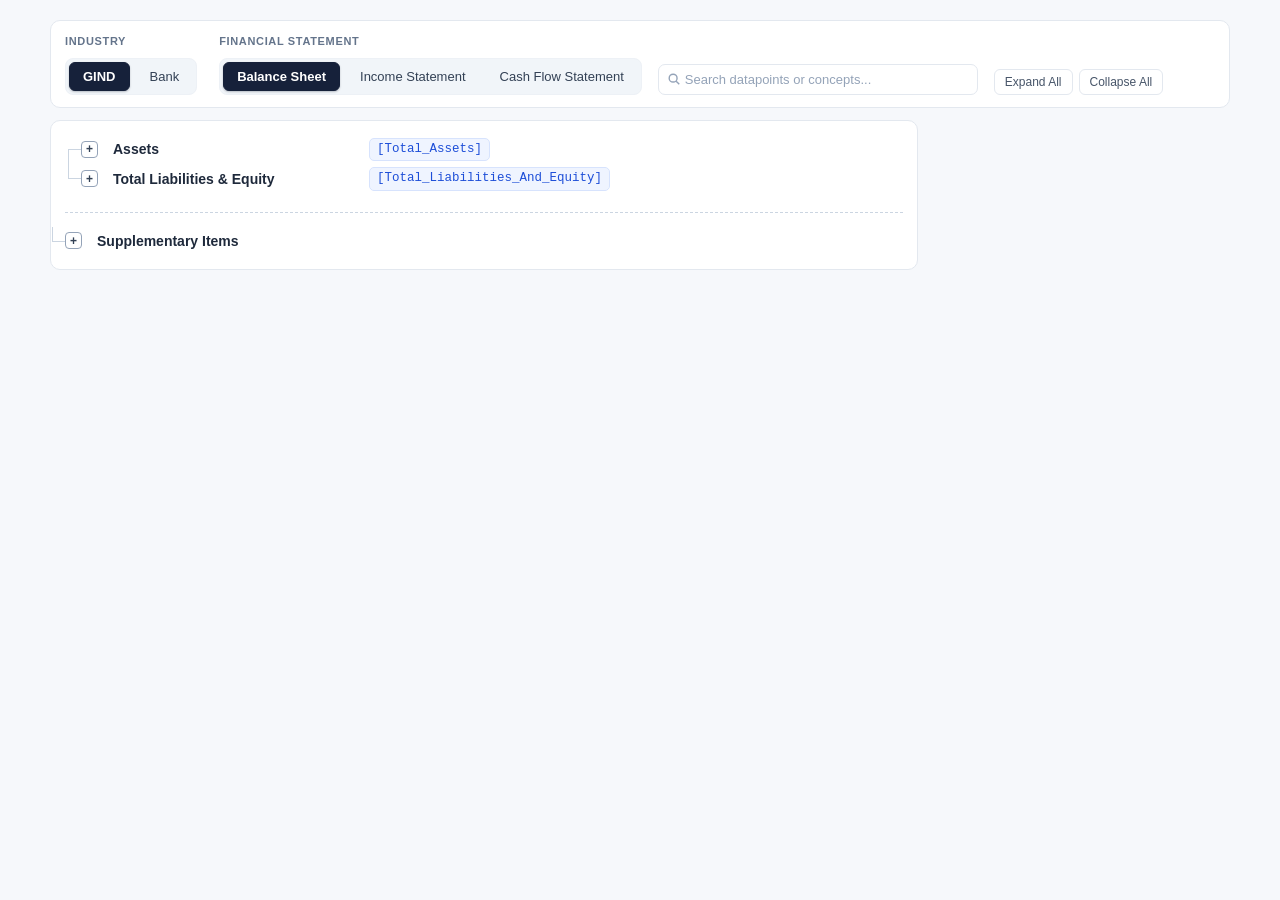
<file: index.html>
<!DOCTYPE html>
<html lang="en">
<head>
  <meta charset="UTF-8">
  <meta name="viewport" content="width=device-width, initial-scale=1.0">
  <title>Financial Master Datapoint Tree</title>
  <link rel="stylesheet" href="style.css">
</head>
<body>
  <div class="app-container">
    <main class="app-main" id="tree-root">
      <div class="toolbar">
        <div class="selectors-container">
          <!-- Industry Selector -->
          <div class="selector-group">
            <div class="selector-label">Industry</div>
            <div class="toggle-group" id="industry-toggles" role="tablist" aria-label="Industry">
              <button type="button" class="toggle-btn active" data-target="gind" role="tab" aria-selected="true">GIND</button>
              <button type="button" class="toggle-btn" data-target="bank" role="tab" aria-selected="false">Bank</button>
            </div>
          </div>

          <!-- Financial Statement Selector -->
          <div class="selector-group">
            <div class="selector-label">Financial Statement</div>
            <div class="toggle-group" id="statement-toggles" role="tablist" aria-label="Financial Statement">
              <button type="button" class="toggle-btn active" data-target="balanceSheet" role="tab" aria-selected="true">Balance Sheet</button>
              <button type="button" class="toggle-btn" data-target="incomeStatement" role="tab" aria-selected="false">Income Statement</button>
              <button type="button" class="toggle-btn" data-target="cashFlow" role="tab" aria-selected="false">Cash Flow Statement</button>
            </div>
          </div>
        </div>

        <!-- Search: matches datapoint names and datapoint codes in the current statement -->
        <div class="search-row" role="search">
          <div class="search-box">
            <svg class="search-icon" viewBox="0 0 16 16" fill="none" stroke="currentColor" stroke-width="1.6" aria-hidden="true"><circle cx="7" cy="7" r="4.5"></circle><path d="M10.5 10.5 14 14"></path></svg>
            <input type="text" id="tree-search" placeholder="Search datapoints or concepts..." autocomplete="off" spellcheck="false" aria-label="Search datapoints or concepts">
            <button type="button" class="search-clear" id="search-clear" aria-label="Clear search" title="Clear search" hidden>×</button>
          </div>
        </div>

        <!-- Tree Controls: Expand All / Collapse All -->
        <div class="tree-controls">
          <button type="button" class="action-btn" id="expand-all-btn">Expand All</button>
          <button type="button" class="action-btn" id="collapse-all-btn">Collapse All</button>
        </div>
      </div>

      <div class="content-grid">
        <!-- Single Tree Display for Selected Statement + Industry Combination -->
        <section class="tree-card">
          <div id="tree-container" class="tree-display" role="region" aria-label="Datapoint Hierarchy"></div>

          <!-- Supplementary Items Section -->
          <div id="supplementary-container" class="supplementary-section" role="region" aria-label="Supplementary Items"></div>
        </section>

        <!-- Datapoint detail panel -->
        <aside class="detail-panel" id="detail-panel" aria-label="Datapoint details" hidden>
          <div class="detail-head">
            <div>
              <div class="detail-eyebrow">Datapoint</div>
              <h2 class="detail-title" id="detail-name">—</h2>
            </div>
            <button type="button" class="detail-close" id="detail-close" aria-label="Close details">×</button>
          </div>
          <button type="button" class="detail-code" id="detail-code" title="Click to copy">[ — ]</button>
          <div class="detail-copied" id="detail-copied" hidden>Copied</div>
          <div class="detail-block detail-definition-block">
            <div class="detail-label">Definition</div>
            <p class="detail-definition-text" id="detail-definition">—</p>
          </div>
          <dl class="detail-meta">
            <div><dt>Statement</dt><dd id="detail-statement">—</dd></div>
            <div><dt>Industry</dt><dd id="detail-industry">—</dd></div>
          </dl>
          <div class="detail-block">
            <div class="detail-label">Path</div>
            <div class="detail-path" id="detail-path">—</div>
          </div>
        </aside>
      </div>

    </main>
  </div>
  <!-- Load the taxonomy and definitions before the application logic. -->
  <!-- script.js uses the variables created by those two data files. -->
  <script src="taxonomyData.js"></script>
  <script src="definitions.js"></script>
  <script src="script.js"></script>
</body>
</html>
</file>
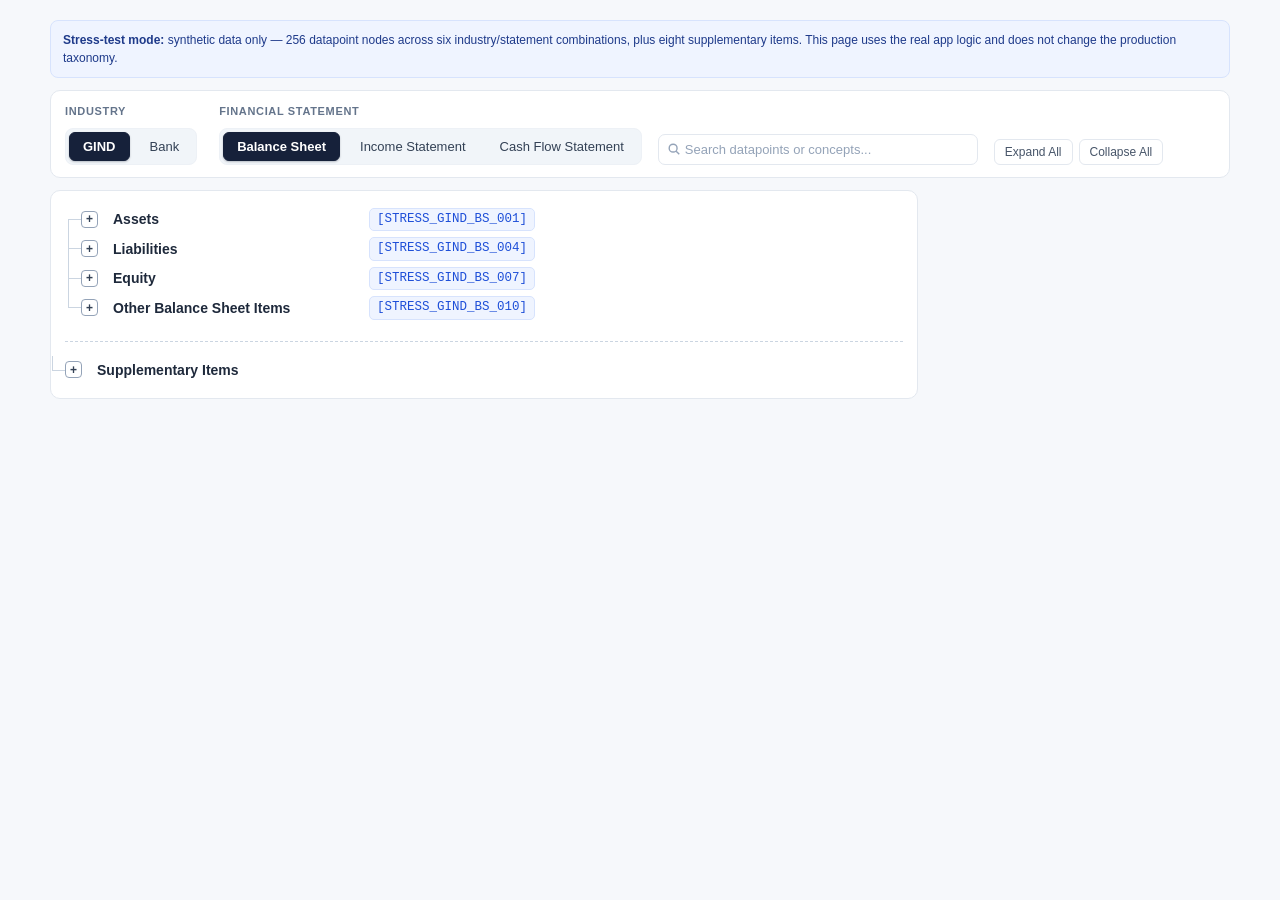
<file: stress-test.html>
<!DOCTYPE html>
<html lang="en">
<head>
  <meta charset="UTF-8">
  <meta name="viewport" content="width=device-width, initial-scale=1.0">
  <title>Financial Master Datapoint Tree — Stress Test</title>
  <link rel="stylesheet" href="style.css">
  <style>
    .stress-test-note {
      margin-bottom: 12px;
      padding: 10px 12px;
      border: 1px solid #d7e3fd;
      border-radius: 8px;
      background: #eff4ff;
      color: #1e3a8a;
      font-size: 12px;
    }
  </style>
</head>
<body>
  <div class="app-container">
    <main class="app-main" id="tree-root">
      <div class="stress-test-note" role="status">
        <strong>Stress-test mode:</strong> synthetic data only — 256 datapoint nodes across six industry/statement combinations, plus eight supplementary items. This page uses the real app logic and does not change the production taxonomy.
      </div>

      <div class="toolbar">
        <div class="selectors-container">
          <div class="selector-group">
            <div class="selector-label">Industry</div>
            <div class="toggle-group" id="industry-toggles" role="tablist" aria-label="Industry">
              <button type="button" class="toggle-btn active" data-target="gind" role="tab" aria-selected="true">GIND</button>
              <button type="button" class="toggle-btn" data-target="bank" role="tab" aria-selected="false">Bank</button>
            </div>
          </div>

          <div class="selector-group">
            <div class="selector-label">Financial Statement</div>
            <div class="toggle-group" id="statement-toggles" role="tablist" aria-label="Financial Statement">
              <button type="button" class="toggle-btn active" data-target="balanceSheet" role="tab" aria-selected="true">Balance Sheet</button>
              <button type="button" class="toggle-btn" data-target="incomeStatement" role="tab" aria-selected="false">Income Statement</button>
              <button type="button" class="toggle-btn" data-target="cashFlow" role="tab" aria-selected="false">Cash Flow Statement</button>
            </div>
          </div>
        </div>

        <div class="search-row" role="search">
          <div class="search-box">
            <svg class="search-icon" viewBox="0 0 16 16" fill="none" stroke="currentColor" stroke-width="1.6" aria-hidden="true"><circle cx="7" cy="7" r="4.5"></circle><path d="M10.5 10.5 14 14"></path></svg>
            <input type="text" id="tree-search" placeholder="Search datapoints or concepts..." autocomplete="off" spellcheck="false" aria-label="Search datapoints or concepts">
            <button type="button" class="search-clear" id="search-clear" aria-label="Clear search" title="Clear search" hidden>×</button>
          </div>
        </div>

        <div class="tree-controls">
          <button type="button" class="action-btn" id="expand-all-btn">Expand All</button>
          <button type="button" class="action-btn" id="collapse-all-btn">Collapse All</button>
        </div>
      </div>

      <div class="content-grid">
        <section class="tree-card">
          <div id="tree-container" class="tree-display" role="region" aria-label="Datapoint Hierarchy"></div>
          <div id="supplementary-container" class="supplementary-section" role="region" aria-label="Supplementary Items"></div>
        </section>

        <aside class="detail-panel" id="detail-panel" aria-label="Datapoint details" hidden>
          <div class="detail-head">
            <div>
              <div class="detail-eyebrow">Datapoint</div>
              <h2 class="detail-title" id="detail-name">—</h2>
            </div>
            <button type="button" class="detail-close" id="detail-close" aria-label="Close details">×</button>
          </div>
          <button type="button" class="detail-code" id="detail-code" title="Click to copy">[ — ]</button>
          <div class="detail-copied" id="detail-copied" hidden>Copied</div>
          <div class="detail-block detail-definition-block">
            <div class="detail-label">Definition</div>
            <p class="detail-definition-text" id="detail-definition">—</p>
          </div>
          <dl class="detail-meta">
            <div><dt>Statement</dt><dd id="detail-statement">—</dd></div>
            <div><dt>Industry</dt><dd id="detail-industry">—</dd></div>
          </dl>
          <div class="detail-block">
            <div class="detail-label">Path</div>
            <div class="detail-path" id="detail-path">—</div>
          </div>
        </aside>
      </div>
    </main>
  </div>

  <script>
    // Build a nested synthetic taxonomy with a fixed number of datapoints per statement.
    const testDefinitions = {};
    let testCodeNumber = 0;

    function makeTestNode(name, prefix) {
      const code = prefix + "_" + String(++testCodeNumber).padStart(3, "0");
      testDefinitions[code] = "Synthetic test definition for " + name + ".";
      return { name, datapoint: code };
    }

    function buildTestStatement(prefix, rootNames, totalNodes) {
      const roots = rootNames.map((name) => {
        const root = makeTestNode(name, prefix);
        root.children = [];
        for (let groupIndex = 1; groupIndex <= 2; groupIndex++) {
          const group = makeTestNode(name + " — Group " + groupIndex, prefix);
          group.children = [];
          root.children.push(group);
        }
        return root;
      });

      const groups = roots.flatMap(root => root.children);
      const totalLeaves = totalNodes - roots.length - groups.length;

      groups.forEach((group, index) => {
        const leafCount = Math.floor(totalLeaves / groups.length) +
          (index < totalLeaves % groups.length ? 1 : 0);

        for (let itemIndex = 1; itemIndex <= leafCount; itemIndex++) {
          group.children.push(makeTestNode(group.name + " — Item " + itemIndex, prefix));
        }
      });

      if (prefix.endsWith("_BS")) {
        roots[0].isSide = "assets";
        roots[1].isSide = "liabilitiesEquity";
      }

      return roots;
    }

    const financialData = {
      gind: {
        balanceSheet: buildTestStatement("STRESS_GIND_BS",
          ["Assets", "Liabilities", "Equity", "Other Balance Sheet Items"], 42),
        incomeStatement: buildTestStatement("STRESS_GIND_IS",
          ["Revenue", "Operating Expenses", "Non-Operating Items", "Profit and Tax"], 42),
        cashFlow: buildTestStatement("STRESS_GIND_CF",
          ["Operating Activities", "Investing Activities", "Financing Activities", "Cash Reconciliation"], 41)
      },
      bank: {
        balanceSheet: buildTestStatement("STRESS_BANK_BS",
          ["Bank Assets", "Bank Liabilities", "Bank Equity", "Other Bank Items"], 41),
        incomeStatement: buildTestStatement("STRESS_BANK_IS",
          ["Interest Income", "Funding Costs", "Operating Items", "Profit and Tax"], 41),
        cashFlow: buildTestStatement("STRESS_BANK_CF",
          ["Operating Cash Flows", "Investing Cash Flows", "Financing Cash Flows", "Cash Reconciliation"], 41)
      },
      supplementaryItems: [
        ["Earnings Per Share", "STRESS_EPS"],
        ["Diluted Earnings Per Share", "STRESS_DILUTED_EPS"],
        ["Dividend Per Share", "STRESS_DPS"],
        ["Book Value Per Share", "STRESS_BVPS"],
        ["Tangible Book Value Per Share", "STRESS_TBVPS"],
        ["Weighted Average Shares Outstanding", "STRESS_WASO"],
        ["Diluted Weighted Average Shares Outstanding", "STRESS_DILUTED_WASO"],
        ["Dividend Payout", "STRESS_DIVIDEND_PAYOUT"]
      ].map(([name, code]) => {
        testDefinitions[code] = "Synthetic test definition for " + name + ".";
        return { name, datapoint: code };
      })
    };

    const DEFINITIONS = testDefinitions;
  </script>
  <script src="script.js"></script>
</body>
</html>
</file>
<file: style.css>
/* style.css — visual layout, spacing and colours. */
/* Base styling */
*, *::before, *::after {
  box-sizing: border-box;
}

:root {
  --bg: #f6f8fb;
  --card: #ffffff;
  --border: #e3e8ef;
  --border-soft: #edf1f6;
  --text: #16213a;
  --muted: #64748b;
  --accent: #1d4ed8;
  --accent-bg: #eff4ff;
  --accent-border: #d7e3fd;
  --row-hover: #f3f6fb;
  --selected: #e8effe;
}

body {
  margin: 0;
  padding: 20px 18px 28px;
  background-color: var(--bg);
  color: #1a1a1a;
  font-family: -apple-system, BlinkMacSystemFont, "Segoe UI", Roboto, Helvetica, Arial, sans-serif;
  font-size: 14px;
  line-height: 1.5;
}

.app-container {
  max-width: 1180px;
  margin: 0 auto;
}

.app-main {
  overflow-x: auto;
}

/* Single compact toolbar row: selectors, then search, then tree controls (left aligned) */
.toolbar {
  display: flex;
  align-items: flex-end;
  justify-content: flex-start;
  gap: 12px 16px;
  flex-wrap: wrap;
  margin-bottom: 12px;
  padding: 12px 14px;
  background: var(--card);
  border: 1px solid var(--border);
  border-radius: 10px;
}

/* Selectors Container and Groups */
.selectors-container {
  display: flex;
  gap: 22px;
  flex-wrap: wrap;
}

.selector-group {
  display: flex;
  flex-direction: column;
  gap: 8px;
}

.selector-label {
  font-size: 11px;
  font-weight: 700;
  text-transform: uppercase;
  letter-spacing: 0.06em;
  color: var(--muted);
}

/* Toggle Navigation Buttons */
.toggle-group {
  display: flex;
  flex-wrap: wrap;
  gap: 6px;
  background: #f1f5f9;
  border: 1px solid var(--border-soft);
  border-radius: 8px;
  padding: 3px;
}

.toggle-btn {
  display: inline-flex;
  align-items: center;
  justify-content: center;
  padding: 6px 13px;
  font-family: inherit;
  font-size: 13px;
  font-weight: 500;
  color: #334155;
  background-color: transparent;
  border: 1px solid transparent;
  border-radius: 6px;
  cursor: pointer;
  user-select: none;
  -webkit-user-select: none;
  transition: background-color 0.15s ease, border-color 0.15s ease, color 0.15s ease;
}

.toggle-btn:hover {
  background-color: #e8eef7;
  color: #0f172a;
}

.toggle-btn.active {
  background-color: #16213a;
  border-color: #16213a;
  color: #ffffff;
  font-weight: 600;
  box-shadow: 0 1px 2px rgba(15, 23, 42, 0.25);
}

/* Tree Controls: compact secondary toolbar controls */
.tree-controls {
  display: flex;
  gap: 6px;
}

.action-btn {
  display: inline-flex;
  align-items: center;
  justify-content: center;
  padding: 5px 10px;
  font-family: inherit;
  font-size: 12px;
  font-weight: 500;
  color: #475569;
  background-color: #ffffff;
  border: 1px solid var(--border);
  border-radius: 6px;
  cursor: pointer;
  user-select: none;
  -webkit-user-select: none;
  transition: background-color 0.15s ease, border-color 0.15s ease;
}

.action-btn:hover {
  background-color: #f1f5f9;
  border-color: #cbd5e1;
  color: #0f172a;
}

/* Search box: filters datapoint names and datapoint codes */
.search-row {
  display: flex;
  align-items: center;
  gap: 8px;
  flex: 0 1 320px;
  min-width: 220px;
}

.search-box {
  display: flex;
  align-items: center;
  flex: 1 1 auto;
  min-width: 0;
  background: #ffffff;
  border: 1px solid var(--border);
  border-radius: 7px;
  padding: 0 6px 0 8px;
  transition: border-color 0.15s ease, box-shadow 0.15s ease;
}

.search-box:focus-within {
  border-color: var(--accent-border);
  box-shadow: 0 0 0 3px rgba(29, 78, 216, 0.08);
}

.search-icon {
  width: 14px;
  height: 14px;
  flex-shrink: 0;
  color: #94a3b8;
}

.search-box input {
  flex: 1 1 auto;
  min-width: 0;
  border: 0;
  outline: none;
  background: transparent;
  font-family: inherit;
  font-size: 13px;
  color: var(--text);
  padding: 7px 4px;
}

.search-box input::placeholder {
  color: #94a3b8;
}

.search-clear {
  flex-shrink: 0;
  width: 20px;
  height: 20px;
  display: inline-flex;
  align-items: center;
  justify-content: center;
  border: 0;
  border-radius: 5px;
  background: transparent;
  color: #94a3b8;
  font-size: 14px;
  line-height: 1;
  cursor: pointer;
}

.search-clear:hover {
  background: #eef2f7;
  color: #475569;
}

.search-clear[hidden] {
  display: none;
}

/* Highlighted search match inside names and codes */
mark {
  background: #fef3c7;
  color: inherit;
  border-radius: 2px;
  padding: 0 1px;
}

/* Main content: tree card + detail panel */
.content-grid {
  display: grid;
  grid-template-columns: minmax(0, 1fr) 300px;
  gap: 12px;
  align-items: start;
}

.tree-card {
  background: var(--card);
  border: 1px solid var(--border);
  border-radius: 10px;
  padding: 10px 14px 14px;
  min-width: 0;
  overflow-x: auto;
}

/* Tree container and lists */
.tree-display,
.tree-root {
  position: relative;
  padding-top: 4px;
  min-width: 560px;
}

.tree-branch {
  list-style: none;
  margin: 0;
  padding: 0;
  position: relative;
}

.tree-branch.collapsed {
  display: none;
}

.tree-item {
  margin: 0;
  padding: 0;
  position: relative;
}

/* Indentation for root and nested levels */
.tree-display > .tree-branch,
.bs-root-branch,
.supplementary-tree > .tree-branch {
  padding-left: 16px;
}

.tree-branch .tree-branch {
  padding-left: 24px;
}

/* Standard Tree Connector Lines: Vertical line for all child items */
.tree-branch > .tree-item::before,
.tree-branch .tree-branch > .tree-item::before {
  content: "";
  position: absolute;
  top: 0;
  left: -13px;
  width: 1px;
  height: 100%;
  border-left: 1px solid #cbd5e1;
}

/* Root level: first child starts at horizontal line */
.tree-display > .tree-branch > .tree-item:first-child::before,
.supplementary-tree > .tree-branch > .tree-item:first-child::before {
  top: 14px;
  height: calc(100% - 14px);
}

/* Nested level: first child connects upward to parent toggle button */
.tree-branch .tree-branch > .tree-item:first-child::before {
  top: -10px;
  height: calc(100% + 10px);
}

/* For the last child, stop vertical line at the horizontal connector branch */
.tree-branch > .tree-item:last-child::before,
.tree-branch .tree-branch > .tree-item:last-child::before {
  top: 0;
  height: 14px;
}

/* For an only child at root level: no vertical trunk needed */
.tree-display > .tree-branch > .tree-item:first-child:last-child::before,
.supplementary-tree > .tree-branch > .tree-item:first-child:last-child::before {
  display: none;
}

/* For an only child at nested level, connect from parent toggle and stop at horizontal connector */
.tree-branch .tree-branch > .tree-item:first-child:last-child::before {
  display: block;
  top: -10px;
  height: 24px;
}

/* Tree Connector Lines: Horizontal line connecting vertical line to item (touches + / - directly) */
.tree-branch > .tree-item::after,
.tree-branch .tree-branch > .tree-item::after {
  content: "";
  position: absolute;
  top: 14px;
  left: -13px;
  width: 13px;
  height: 1px;
  border-top: 1px solid #cbd5e1;
}

/* Balance sheet connectors: Assets versus Liabilities and Equity. */
.bs-root-branch {
  position: relative;
}

.bs-root-branch::before {
  display: none;
}

.bs-side-assets,
.bs-side-liabilities-equity {
  position: relative;
}

.bs-side-assets::after,
.bs-side-liabilities-equity::after {
  content: "";
  position: absolute;
  top: 14px;
  left: -13px;
  width: 13px;
  height: 1px;
  border-top: 1px solid #cbd5e1;
}

/* Tree row layout */
.tree-row {
  display: flex;
  align-items: center;
  gap: 6px;
  min-height: 28px;
  line-height: 20px;
  padding: 3px 6px 3px 0;
  border-radius: 6px;
  position: relative;
}

.branch-row {
  cursor: pointer;
  font-weight: 550;
  color: #1e293b;
  user-select: none;
  -webkit-user-select: none;
}

.branch-row:hover,
.leaf-row:hover {
  background-color: var(--row-hover);
}

.tree-row.selected {
  background-color: var(--selected);
}

/* Top-level categories inside a tree */
.tree-display > .tree-branch > .tree-item > .branch-row,
.tree-root > .tree-branch > .tree-item > .branch-row {
  font-size: 14px;
  font-weight: 650;
  color: #0f172a;
  padding: 3px 6px 3px 0;
}

/* Small + / − controls */
.tree-toggle {
  display: inline-flex;
  align-items: center;
  justify-content: center;
  width: 17px;
  height: 17px;
  margin-right: 9px;
  border: 1px solid #94a3b8;
  border-radius: 4px;
  background-color: #ffffff;
  color: #334155;
  font-family: -apple-system, BlinkMacSystemFont, "Segoe UI", Roboto, Helvetica, Arial, sans-serif;
  font-size: 12px;
  font-weight: 700;
  line-height: 1;
  cursor: pointer;
  padding: 0;
  flex-shrink: 0;
  user-select: none;
  -webkit-user-select: none;
}

.tree-toggle:hover {
  border-color: var(--accent);
  background-color: var(--accent-bg);
  color: var(--accent);
}

/* Spacer for leaf datapoints to align text with branch labels */
.tree-spacer {
  display: inline-flex;
  align-items: center;
  width: 17px;
  height: 17px;
  margin-right: 9px;
  flex-shrink: 0;
  position: relative;
}

/* Horizontal branch extension across spacer */
.tree-spacer::before,
.tree-branch .tree-branch > .tree-item > .leaf-row .tree-spacer::before {
  content: "";
  display: block;
  position: absolute;
  left: 0;
  top: 50%;
  width: 100%;
  border-top: 1px solid #cbd5e1;
}

/* Datapoints display */
.leaf-row {
  white-space: nowrap;
  cursor: pointer;
}

.branch-label,
.datapoint-name {
  color: #1e293b;
  display: inline-block;
  min-width: 250px;
  max-width: 340px;
  overflow: hidden;
  text-overflow: ellipsis;
  padding-right: 10px;
  vertical-align: middle;
}

.datapoint-code {
  font-family: Consolas, "Courier New", monospace;
  font-size: 12.5px;
  color: var(--accent);
  background-color: var(--accent-bg);
  border: 1px solid var(--accent-border);
  padding: 2px 7px;
  border-radius: 5px;
  white-space: nowrap;
  user-select: all;
  -webkit-user-select: all;
  cursor: text;
  line-height: 1.4;
}

.branch-row .datapoint-code {
  margin-left: 0;
  font-weight: 500;
}

/* Subtle copy action beside each code */
.copy-btn {
  display: none;
  align-items: center;
  justify-content: center;
  width: 22px;
  height: 22px;
  border: 1px solid var(--border);
  background: #fff;
  border-radius: 5px;
  cursor: pointer;
  color: #64748b;
  padding: 0;
  flex-shrink: 0;
}

.tree-row:hover .copy-btn,
.tree-row:focus-within .copy-btn {
  display: inline-flex;
}

.copy-btn:hover {
  color: var(--accent);
  border-color: var(--accent-border);
  background: var(--accent-bg);
}

.copy-btn svg {
  width: 12px;
  height: 12px;
}

.copy-toast {
  position: absolute;
  right: 4px;
  top: -6px;
  font-size: 11px;
  font-weight: 600;
  color: var(--accent);
  background: #fff;
  border: 1px solid var(--accent-border);
  border-radius: 4px;
  padding: 1px 6px;
  pointer-events: none;
}

/* Supplementary Items Section: cleaner separation */
.supplementary-section {
  margin-top: 18px;
  padding-top: 14px;
  border-top: 1px dashed #cbd5e1;
}

.supplementary-header {
  display: inline-flex;
  align-items: center;
  gap: 8px;
  font-size: 12px;
  font-weight: 700;
  text-transform: uppercase;
  letter-spacing: 0.06em;
  color: #475569;
  background: #f1f5f9;
  border: 1px solid var(--border-soft);
  border-radius: 7px;
  padding: 6px 10px;
  margin-bottom: 10px;
  cursor: pointer;
  user-select: none;
  -webkit-user-select: none;
}

.supplementary-header:hover {
  border-color: #cbd5e1;
  color: #0f172a;
}

.supplementary-list {
  display: flex;
  flex-direction: column;
}

.supplementary-row {
  padding-left: 0;
}

/* Detail panel */
.detail-panel {
  position: sticky;
  top: 12px;
  background: var(--card);
  border: 1px solid var(--border);
  border-radius: 10px;
  padding: 14px;
  min-width: 0;
}

.detail-panel[hidden] {
  display: none;
}

.detail-head {
  display: flex;
  align-items: flex-start;
  justify-content: space-between;
  gap: 8px;
  margin-bottom: 10px;
}

.detail-eyebrow {
  font-size: 11px;
  font-weight: 700;
  text-transform: uppercase;
  letter-spacing: 0.06em;
  color: var(--muted);
}

.detail-title {
  margin: 0;
  font-size: 16px;
  font-weight: 650;
  color: #0f172a;
}

.detail-close {
  border: 1px solid var(--border);
  background: #fff;
  border-radius: 6px;
  width: 26px;
  height: 26px;
  cursor: pointer;
  color: #64748b;
  font-size: 15px;
  line-height: 1;
}

.detail-close:hover {
  color: #0f172a;
  border-color: #cbd5e1;
}

.detail-code {
  font-family: Consolas, "Courier New", monospace;
  font-size: 12.5px;
  color: var(--accent);
  background: var(--accent-bg);
  border: 1px solid var(--accent-border);
  border-radius: 6px;
  padding: 4px 8px;
  cursor: pointer;
  max-width: 100%;
  overflow: hidden;
  text-overflow: ellipsis;
}

.detail-code:hover {
  background: #e2ebfd;
}

.detail-copied {
  margin-top: 6px;
  font-size: 11.5px;
  font-weight: 600;
  color: var(--accent);
}

.detail-copied[hidden] {
  display: none;
}

/* Definition: concise meaning of the datapoint, shown right after the code */
.detail-definition-block {
  margin-top: 10px;
  background: var(--accent-bg);
  border-color: var(--accent-border);
}

.detail-definition-text {
  margin: 0;
  font-size: 12.5px;
  line-height: 1.6;
  color: #334155;
}

.detail-meta {
  margin: 12px 0 0;
  display: grid;
  gap: 8px;
}

.detail-meta > div {
  background: #f8fafc;
  border: 1px solid var(--border-soft);
  border-radius: 7px;
  padding: 7px 9px;
}

.detail-meta dt {
  font-size: 11px;
  font-weight: 700;
  text-transform: uppercase;
  letter-spacing: 0.05em;
  color: var(--muted);
}

.detail-meta dd {
  margin: 1px 0 0;
  font-size: 13px;
  color: var(--text);
}

.detail-block {
  margin-top: 10px;
  background: #f8fafc;
  border: 1px solid var(--border-soft);
  border-radius: 7px;
  padding: 8px 9px;
}

.detail-label {
  font-size: 11px;
  font-weight: 700;
  text-transform: uppercase;
  letter-spacing: 0.05em;
  color: var(--muted);
  margin-bottom: 5px;
}

.detail-path {
  font-size: 12.5px;
  color: #334155;
  line-height: 1.7;
}

@media (max-width: 980px) {
  .content-grid {
    grid-template-columns: minmax(0, 1fr);
  }

  .detail-panel {
    position: static;
  }

  .search-row {
    flex: 1 1 100%;
  }
}

@media (max-width: 640px) {
  body {
    padding: 12px 10px 20px;
  }

  .toolbar {
    align-items: stretch;
    flex-direction: column;
  }

  .branch-label,
  .datapoint-name {
    min-width: 0;
    max-width: none;
  }
}
</file>
